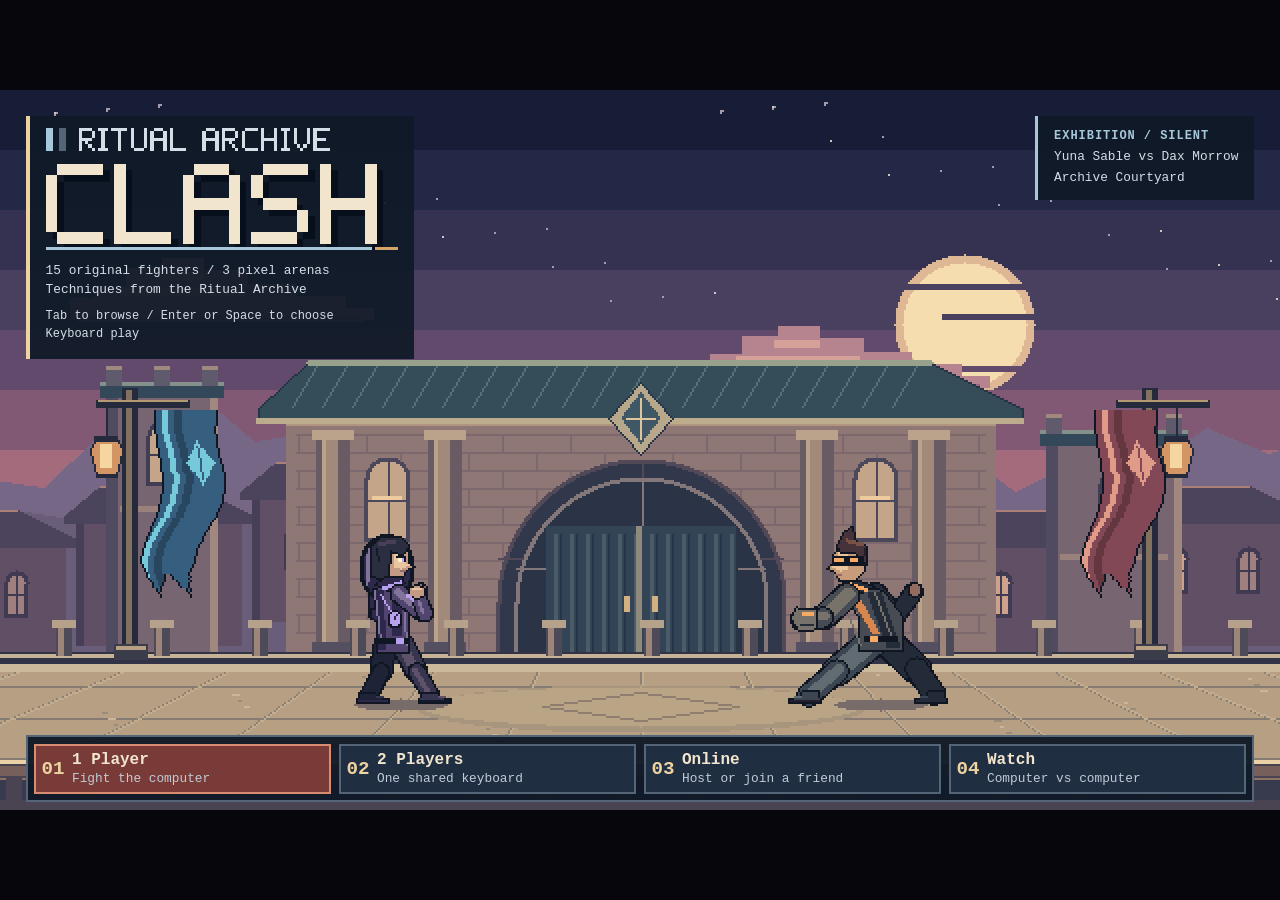
<file: index.html>
<!doctype html>
<html lang="en">
<head>
<meta charset="utf-8">
<meta name="viewport" content="width=device-width, initial-scale=1">
<title>Ritual Archive: Clash (demo)</title>
<style>
  html, body { margin: 0; height: 100%; background: #07060c; color: #eee; font-family: Consolas, "Courier New", monospace; overflow: hidden; }
  #wrap { position: absolute; inset: 0; display: flex; align-items: center; justify-content: center; }
  #stage { position: relative; width: min(100vw, 177.78vh); aspect-ratio: 16 / 9; }
  canvas { image-rendering: pixelated; width: 100%; height: 100%; display: block; background: #111; }
  .screen { position: absolute; inset: 0; display: none; flex-direction: column; align-items: center; justify-content: center; gap: 1.2vh; background: rgba(7, 6, 12, .9); padding: 2vh 3vw; box-sizing: border-box; overflow: auto; font-size: clamp(11px, 1.25vw, 16px); }
  h1 { font: 900 3.1em Consolas, "Courier New", monospace; margin: 0; letter-spacing: .01em; -webkit-text-stroke: .09em #1b1424; paint-order: stroke fill; text-shadow: 4px 4px 0 #111623; transform: none; }
  #title { background: transparent; justify-content: space-between; align-items: stretch; padding: 2% 2% .6%; gap: 1em; }
  .titleHeader { display: flex; align-items: flex-start; justify-content: space-between; gap: 2em; }
  .titleBrand { padding: .8em 1em; background: #101927ed; border-left: 4px solid #ecd3a0; }
  .titleBrand h1 { font-size: 1em; line-height: 0; }
  #titleLogo canvas { width: 22em; height: auto; max-width: 100%; background: transparent; }
  #title p { color: #d4dee7; font-weight: 400; line-height: 1.5; }
  .titleBrand p { margin-top: .65em; font-size: .8em; }
  .titleActions { margin-top: auto; }
  .titleModes { display: grid; grid-template-columns: repeat(4, minmax(0, 1fr)); gap: .5em; padding: .4em; background: #101927f5; border: 2px solid #536577; }
  #title .modeChoice { width: 100%; min-width: 0; display: grid; grid-template-columns: 1.5em 1fr; column-gap: .4em; text-align: left; margin: 0; padding: .35em; border: 2px solid #536577; box-shadow: none; background: #202e42; }
  #title .modeChoice:hover { background: #34495f; border-color: #a7c8da; }
  #title .modeChoice.go { background: #793b37; border-color: #d98d70; }
  #title .modeChoice.go:hover { background: #98483e; }
  .modeChoice .modeNumber { grid-row: 1 / 3; align-self: center; color: #ecd3a0; font-size: 1.2em; }
  .modeChoice b { color: #f1e5cd; font-size: 1em; }
  .modeChoice small { margin-top: .2em; color: #c1cbd7; font-size: .8em; font-weight: 400; line-height: 1.15; }
  .attractLabel { max-width: 40%; background: #101927ed; border-left: 3px solid #a7c8da; padding: .65em 1em; }
  .attractLabel strong { color: #a7c8da; font-size: .75em; letter-spacing: .08em; }
  #title .attractLabel p { font-size: .8em; }
  #title .titleHint { margin-top: .7em; font-size: .75em; }
  .srOnly { position: absolute; width: 1px; height: 1px; padding: 0; margin: -1px; overflow: hidden; clip-path: inset(50%); white-space: nowrap; }
  #select, #online { background: rgba(27, 20, 36, .82); } #select, #pause { justify-content: flex-start; }
  #pause .row { flex-wrap: wrap; justify-content: center; flex-shrink: 0; }
  #over h1 { font-size: clamp(18px, 3.5vw, 42px); max-width: 100%; overflow-wrap: anywhere; text-align: center; }
  #over p { max-width: 42em; text-align: center; line-height: 1.4; }
  #overScore { color: #ecd3a0; font-weight: 700; }
  h1 span { color: #ffe36b; }
  h2 { margin: 0 0 .4em; font-size: 1.1em; text-transform: uppercase; letter-spacing: .1em; color: #bbb; }
  h3 { margin: .7em 0 .3em; font-size: 1.15em; } h3 span { color: #bbb; font-weight: 500; font-size: .8em; margin-left: .6em; }
  p { margin: .2em 0; color: #bbb; }
  button { font: inherit; font-weight: 700; color: #fff; background: #2c2238; border: 4px solid #1b1424; border-radius: 0; padding: .7em 1.4em; cursor: pointer; min-width: 22em; box-shadow: 0 5px 0 #1b1424; }
  button:focus-visible { outline: 3px solid #ecd3a0; outline-offset: 3px; }
  button:active:not(:disabled) { transform: translateY(3px); box-shadow: 0 2px 0 #1b1424; }
  button:hover:not(:disabled) { background: #453660; }
  button.go { background: #ff4b4b; } button.go:hover:not(:disabled) { background: #ff6a5a; }
  button.small { min-width: 0; }
  .row { display: flex; gap: 1.5vw; align-items: flex-start; }
  .col { display: grid; grid-template-columns: repeat(3, 1fr); gap: .55em .5em; } .col h2 { grid-column: 1 / -1; }
  .fighter { min-width: 0; width: 10.5em; text-align: left; display: flex; flex-direction: column; padding: .35em .7em; font-size: .9em; }
  .fighter b { color: var(--ac); font-size: 1.1em; } .fighter span { font-weight: 500; color: #bbb; font-size: .85em; }
  .fighter.on { background: #453660; box-shadow: 0 5px 0 #1b1424, 0 0 0 3px var(--ac) inset; }
  .fighter:disabled { opacity: .75; cursor: default; }
  #stageChoices { display: flex; flex-wrap: wrap; justify-content: center; gap: .7em; }
  .stageChoice { min-width: 0; width: 18em; padding: .5em; display: flex; flex-direction: column; align-items: center; gap: .35em; font-size: .85em; }
  .stageChoice span { font-size: .75em; color: #bfc4ce; font-weight: 400; }
  .stageChoice canvas { width: 160px; height: 90px; max-width: 100%; }
  .stageChoice.on { background: #394758; border-color: #a5c6c1; }
  .stageChoice:disabled { cursor: default; opacity: .85; }
  .panel { background: #241c30; border: 4px solid #1b1424; border-radius: 0; padding: .6em 1.2em 1em; max-width: 62em; }
  table { border-collapse: collapse; } td { padding: .25em .7em .25em 0; vertical-align: top; color: #ccc; } td:nth-child(3) { white-space: nowrap; color: #999; }
  kbd { display: inline-block; min-width: 1.3em; text-align: center; background: #eee; color: #111; border-radius: 0; padding: 0 .35em; font: 800 .9em "Segoe UI", sans-serif; margin: 0 .5em 0 .15em; }
  .basics { line-height: 1.9; }
  input { font: inherit; font-weight: 800; letter-spacing: .3em; text-transform: uppercase; width: 6em; text-align: center; padding: .6em; border-radius: 0; border: 2px solid #3a3850; background: #0d0c14; color: #fff; }
  #netStatus { min-height: 1.5em; color: #ffd866; font-weight: 700; }
  /* Selection keeps the start action outside the scrolling reference material. */
  #select { padding: 1.5% 2%; gap: .65em; background: #101927f5; font-size: clamp(9px, 1vw, 14px); }
  .selectHeading { display: flex; flex-shrink: 0; width: 100%; align-items: center; justify-content: space-between; border-bottom: 2px solid #536577; padding-bottom: .6em; }
  .selectHeading h2 { color: #ecd3a0; margin: 0; font-size: 1.5em; }
  .selectBody { width: 100%; min-height: 0; overflow: auto; flex: 1; scrollbar-color: #68768a #101927; }
  .matchup { display: grid; grid-template-columns: 1fr 1fr; gap: 1.5em; }
  .roster { min-width: 0; display: grid; grid-template-columns: 28% 1fr; gap: .8em; }
  .selectedFighter { min-width: 0; margin: 0; padding: .6em; border: 2px solid #536577; background: #1b293b; text-align: center; }
  .selectedFighter canvas { width: 100%; height: auto; background: transparent; }
  .selectedFighter h3 { margin: .35em 0; font-size: 1.2em; color: var(--ac); }
  .selectedFighter p { font-size: .9em; line-height: 1.4; color: #c1cbd7; }
  .selectedFighter strong { display: block; font-size: .85em; color: #ecd3a0; margin-bottom: .4em; }
  #select .col { gap: .4em; align-content: start; min-width: 0; grid-template-columns: repeat(3, minmax(0, 1fr)); }
  #select .col h2 { margin: .2em 0; color: #a7c8da; }
  #select .fighter { width: 100%; padding: .35em; display: grid; grid-template-columns: 36px minmax(0, 1fr); grid-template-rows: max(36px, 2.3em) auto; align-items: start; gap: .35em .4em; border-width: 2px; box-shadow: none; font-size: .85em; background: #202e42; }
  #select .fighter canvas { width: 36px; height: 36px; grid-column: 1; grid-row: 1; }
  #select .fighter b { grid-column: 2; grid-row: 1; min-height: 2.3em; align-self: center; font-size: 1em; color: #e2e9ee; line-height: 1.15; overflow-wrap: anywhere; }
  #select .fighter span { grid-column: 1 / -1; grid-row: 2; min-width: 0; min-height: 2.3em; overflow-wrap: normal; word-break: normal; hyphens: none; font-size: .9em; color: var(--ac); line-height: 1.15; }
  #select .fighter.on { background: #34495f; border-color: var(--ac); box-shadow: inset 0 -3px var(--ac); }
  #select .fighter:hover:not(:disabled) { background: #34495f; }
  #select .fighter:disabled { opacity: 1; }
  #select .stagePanel { max-width: none; margin-top: .9em; padding: .6em; border: 2px solid #536577; background: #172334; }
  #stageChoices { flex-wrap: nowrap; gap: .6em; }
  #select .stageChoice { flex: 1; width: 0; flex-direction: row; text-align: left; padding: .4em; border-width: 2px; gap: .7em; font-size: .9em; box-shadow: none; }
  #select .stageChoice canvas { width: 80px; height: 45px; flex-shrink: 0; }
  #select .stageChoice b { display: block; color: #ecd3a0; }
  #select .stageChoice span { display: block; margin-top: .3em; font-size: .85em; }
  .quickControls { display: flex; flex-wrap: wrap; gap: .4em 1.5em; margin-top: .7em; padding: .6em; border-left: 3px solid #a7c8da; background: #1b293b; }
  .quickControls p { color: #e2e9ee; line-height: 1.5; }
  .selectReference { border-bottom: 1px solid #536577; margin-top: .5em; padding: .5em; }
  .selectReference summary { cursor: pointer; color: #a7c8da; font-weight: bold; }
  .selectReference summary:focus-visible { outline: 3px solid #ecd3a0; outline-offset: 3px; }
  .selectReference .panel { margin-top: .7em; max-width: none; overflow-x: auto; }
  .selectFooter { display: flex; flex-shrink: 0; align-items: center; gap: 1em; width: 100%; border-top: 2px solid #536577; padding-top: .6em; }
  .selectFooter p { flex: 1; color: #c1cbd7; }
  #select .selectFooter button { min-width: 8em; padding: .6em 1em; }
  #select .selectFooter .go { min-width: 14em; background: #bd453f; }
  @media (max-width: 900px) {
    #select .fighter { grid-template-columns: 20px 1fr; grid-template-rows: max(20px, 2.3em) auto; padding: .25em; }
    #select .fighter canvas { width: 20px; height: 20px; }
    #select .stageChoice canvas { width: 56px; height: 32px; }
    #select .stageChoice span { display: none; }
  }
  @media (max-width: 640px) {
    /* Menus can use portrait height without stretching the 16:9 fight canvas. */
    #stage[data-screen="title"], #stage[data-screen="select"] { width: 100%; height: 100%; aspect-ratio: auto; }
    #stage[data-screen="title"] > #cv, #stage[data-screen="select"] > #cv { position: absolute; top: 50%; height: auto; aspect-ratio: 16 / 9; transform: translateY(-50%); }
    #title { padding: 1.2em; }
    .titleHeader { display: block; }
    .titleBrand { margin-bottom: 1.2em; }
    #titleLogo canvas { width: 20em; }
    .titleModes { grid-template-columns: repeat(2, minmax(0, 1fr)); }
    .attractLabel { max-width: none; }
    #select { font-size: 11px; }
    .roster { grid-template-columns: 1fr; }
    .selectedFighter { display: none; }
    .matchup { grid-template-columns: 1fr; gap: .8em; }
    .selectHeading span { display: none; }
    #select .stageChoice { flex-direction: column; text-align: center; }
    #select .selectFooter .go { min-width: 9em; }
    #select .selectFooter p { font-size: .85em; }
  }
</style>
</head>
<body>
<div id="wrap"><div id="stage">
  <canvas id="cv" width="1280" height="720"></canvas>

  <div class="screen" id="title" aria-labelledby="gameTitle">
    <div class="titleHeader">
      <div class="titleBrand">
        <h1 id="gameTitle"><span class="srOnly">Ritual Archive: Clash</span><span id="titleLogo" aria-hidden="true"></span></h1>
        <p>15 original fighters / 3 pixel arenas<br>Techniques from the Ritual Archive</p>
        <p class="titleHint">Tab to browse / Enter or Space to choose<br>Keyboard play</p>
      </div>
      <div class="attractLabel"><strong>EXHIBITION / SILENT</strong><p id="attractNames"></p><p id="attractStage"></p></div>
    </div>
    <div class="titleActions">
      <nav class="titleModes" aria-label="Game modes">
        <h2 class="srOnly">Choose your match</h2>
        <button class="modeChoice go" id="modeAI" onclick="pickMode('ai')"><span class="modeNumber" aria-hidden="true">01</span><b>1 Player</b><small>Fight the computer</small></button>
        <button class="modeChoice" onclick="pickMode('local')"><span class="modeNumber" aria-hidden="true">02</span><b>2 Players</b><small>One shared keyboard</small></button>
        <button class="modeChoice" onclick="show('online')"><span class="modeNumber" aria-hidden="true">03</span><b>Online</b><small>Host or join a friend</small></button>
        <button class="modeChoice" onclick="pickMode('watch')"><span class="modeNumber" aria-hidden="true">04</span><b>Watch</b><small>Computer vs computer</small></button>
      </nav>
    </div>
  </div>

  <div class="screen" id="select">
    <header class="selectHeading"><h2>Choose your fighter</h2><span>15 FIGHTERS / 3 ARENAS / BEST OF THREE</span></header>
    <div class="selectBody">
      <div class="matchup">
        <section class="roster" aria-label="Left fighter"><figure class="selectedFighter" id="preview0"></figure><div class="col" id="col0" role="group" aria-label="Left fighter choices"></div></section>
        <section class="roster" aria-label="Right fighter"><figure class="selectedFighter" id="preview1"></figure><div class="col" id="col1" role="group" aria-label="Right fighter choices"></div></section>
      </div>
      <div class="stagePanel"><div id="stageChoices" role="group" aria-label="Stage selection"></div></div>
      <div id="quickControls" class="quickControls"></div>
      <details class="selectReference" id="moveReference"><summary>Fighter move lists</summary><div class="panel" id="detail"></div></details>
      <details class="selectReference"><summary>All controls &amp; combat rules</summary><div class="panel" id="selBasics"></div></details>
    </div>
    <footer class="selectFooter"><button class="small" onclick="toMenu()">Back</button><p id="selNote" role="status"></p><button class="go" id="start" onclick="startFight()">Fight</button></footer>
  </div>

  <div class="screen" id="online">
    <h2>Online</h2>
    <p>One of you hosts and reads out the room code; the other types it in. Both need this page open.</p>
    <button onclick="hostGame()">Host a room</button>
    <div class="row" style="align-items:center"><input id="code" maxlength="4" placeholder="CODE"><button class="small" onclick="joinGame()">Join</button></div>
    <p id="netStatus"></p>
    <button class="small" onclick="netClose();show('title')">Back</button>
  </div>

  <div class="screen" id="pause" role="region" aria-labelledby="pauseTitle" aria-describedby="pauseNote">
    <h2 id="pauseTitle">Paused: move list</h2>
    <p id="pauseNote"></p>
    <div class="row"><button id="resumeBtn" class="small go" onclick="togglePause()">Resume (Esc)</button><button class="small" onclick="toSelect()">Change fighters</button><button class="small" onclick="toMenu()">Main menu</button></div>
    <p>Tab chooses a button. Enter or Space activates it. Arrow keys scroll the list.</p>
    <div class="panel" id="pauseList"></div>
  </div>

  <div class="screen" id="over" style="background:rgba(7,6,12,.82)" role="region" aria-labelledby="overTitle">
    <h2>Match complete</h2>
    <h1 id="overTitle" tabindex="-1"></h1>
    <p id="overFighters"></p>
    <p id="overScore"></p>
    <p id="overNote"></p>
    <div class="row" id="overBtns"><button id="rematchBtn" class="small go" onclick="rematch()">Rematch</button><button class="small" onclick="toSelect()">Change fighters</button><button class="small" onclick="toMenu()">Main menu</button></div>
  </div>
</div></div>
<script src="src/sim.js?v=172"></script>
<script src="src/fighters.js?v=172"></script>
<script src="src/fighters2.js?v=172"></script>
<script src="src/pixel.js?v=172"></script>
<script src="src/pixel-stage.js?v=172"></script>
<script src="src/pixel-domain.js?v=172"></script>
<script src="src/pixel-world.js?v=172"></script>
<script src="src/pixel-hud.js?v=172"></script>
<script src="src/ai.js?v=172"></script>
<script src="src/render.js?v=172"></script>
<script src="src/main.js?v=172"></script>
<script src="src/desktop-feedback.js?v=172"></script>
<script src="src/desktop-animation.js?v=172"></script>
<script src="src/desktop-maximum.js?v=172"></script>
<script src="src/desktop-convergence.js?v=172"></script>
<script src="src/desktop-quake.js?v=172"></script>
<script src="src/desktop-ordinary.js?v=172"></script>
<script src="src/desktop-apshot.js?v=172"></script>
<script src="src/desktop-piercing.js?v=172"></script>
<script src="src/desktop-contract.js?v=172"></script>
<script src="src/desktop-blast.js?v=172"></script>
<script src="src/desktop-granite.js?v=172"></script>
<script src="src/desktop-red.js?v=172"></script>
<script src="src/desktop-blue.js?v=172"></script>
<script src="src/desktop-flame.js?v=172"></script>
<script src="src/desktop-grape.js?v=172"></script>
<script src="src/desktop-guided.js?v=172"></script>
<script src="src/desktop-applause.js?v=172"></script>
<script src="src/desktop-nail.js?v=172"></script>
<script src="src/desktop-paper.js?v=172"></script>
<script src="src/desktop-gum.js?v=172"></script>
<script src="src/desktop-stone.js?v=172"></script>
<script src="src/desktop-thunder.js?v=172"></script>
<script src="src/desktop-quake-ready.js?v=172"></script>
<script src="src/desktop-granite-ready.js?v=172"></script>
<script src="src/desktop-red-ready.js?v=172"></script>
<script src="src/desktop-blue-ready.js?v=172"></script>
</body>
</html>
</file>
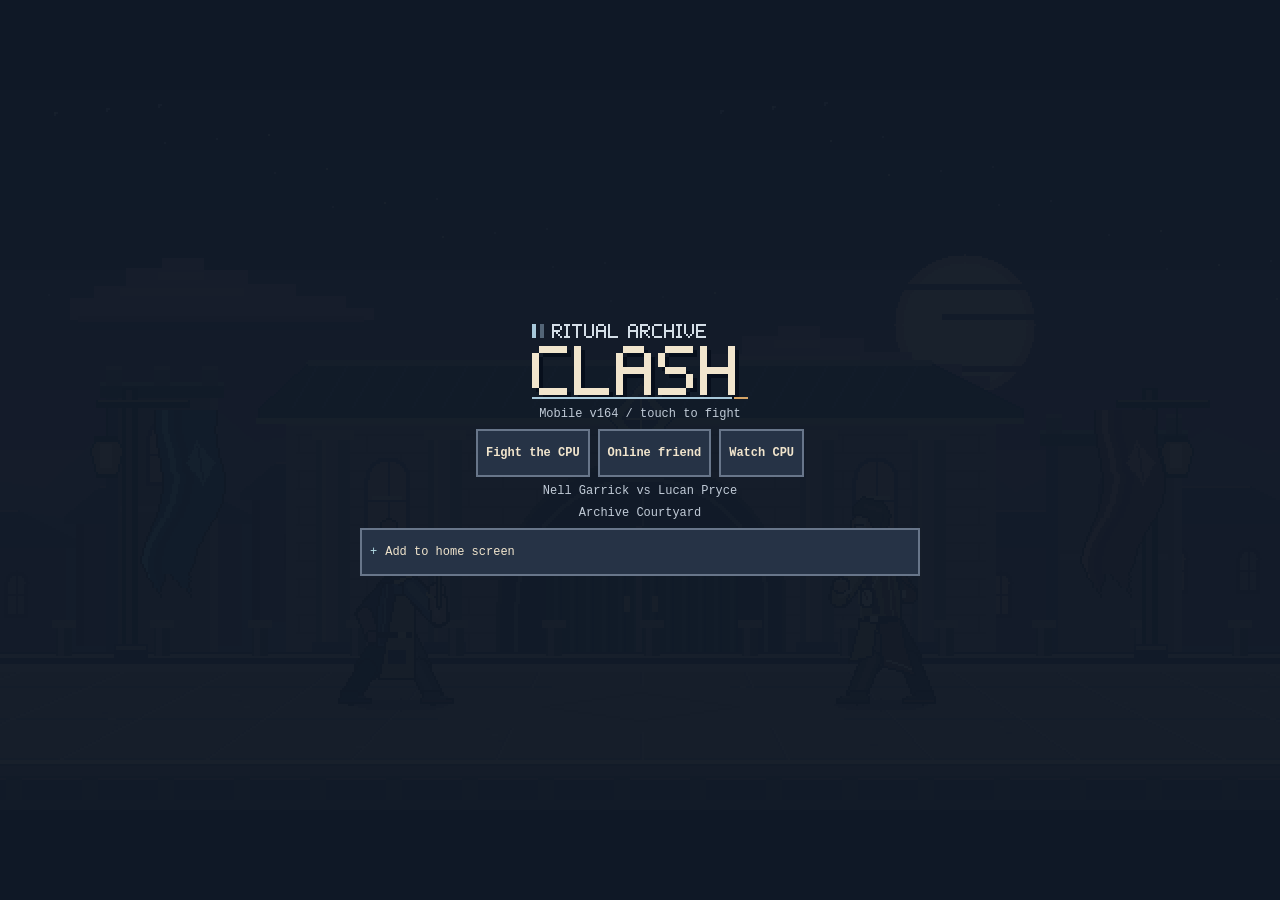
<file: mobile/index.html>
<!doctype html>
<html lang="en">
<head>
<meta charset="utf-8">
<meta name="viewport" content="width=device-width, initial-scale=1, maximum-scale=1, user-scalable=no, viewport-fit=cover">
<meta name="theme-color" content="#070f1c">
<meta name="mobile-web-app-capable" content="yes">
<meta name="apple-mobile-web-app-capable" content="yes">
<meta name="apple-mobile-web-app-title" content="Clash Mobile">
<title>Ritual Archive: Clash — Mobile</title>
<link rel="manifest" href="manifest.webmanifest?v=167">
<link rel="icon" type="image/png" sizes="32x32" href="icons/clash-32.png?v=167">
<link rel="apple-touch-icon" sizes="180x180" href="icons/clash-180.png?v=167">
<link rel="stylesheet" href="mobile.css?v=167">
</head>
<body>
<main id="stage">
  <canvas id="cv" width="1280" height="720" aria-label="Clash arena"></canvas>
  <section class="screen" id="title">
    <div id="titleLogo" aria-label="Ritual Archive: Clash"></div>
    <p id="mobileBuild">Mobile v164 / touch to fight</p>
    <nav class="row"><button id="cpuMode" onclick="pickMode('ai')">Fight the CPU</button><button id="onlineMode" onclick="show('online')">Online friend</button><button id="watchMode" onclick="pickMode('watch')">Watch CPU</button></nav>
    <p id="attractNames"></p><p id="attractStage"></p>
    <details id="installHelp">
      <summary>Add to home screen</summary>
      <p>iPhone / iPad: in Safari, open Share, then Add to Home Screen. Turn on Open as Web App if offered.</p>
      <p>Android: open the browser menu, then Install app or Add to Home screen.</p>
      <p>Open Clash Mobile from its icon, then turn your phone sideways. Internet is required to open the game and play online.</p>
    </details>
  </section>
  <section class="screen" id="select">
    <header><h2>Choose your fighters</h2></header>
    <nav id="selectTabs" aria-label="Selection pages">
      <button id="selectTab0" onclick="mobileSelectTab(0)" aria-controls="selectPanel0"></button>
      <button id="selectTab1" onclick="mobileSelectTab(1)" aria-controls="selectPanel1"></button>
      <button id="selectTab2" onclick="mobileSelectTab(2)" aria-controls="selectPanel2"></button>
    </nav>
    <div class="selectBody" id="selectionScroll">
      <section id="selectPanel0" class="selectPanel"><figure id="preview0"></figure><div id="col0" class="col"></div></section>
      <section id="selectPanel1" class="selectPanel" hidden><figure id="preview1"></figure><div id="col1" class="col"></div></section>
      <section id="selectPanel2" class="selectPanel" hidden>
        <div id="stageChoices" class="row"></div><div id="quickControls"></div>
        <details id="selectionMoves"><summary>Fighter move lists</summary><div id="detail"></div></details>
        <details id="selectionRules"><summary>Controls and rules</summary><div id="selBasics"></div></details>
      </section>
    </div>
    <footer class="row"><button id="selectBack" onclick="toMenu()">Back</button><p id="selNote" role="status"></p><button id="start" onclick="startFight()">Fight</button></footer>
  </section>
  <section class="screen" id="online">
    <h2>Online friend</h2><p>Host a room or enter your friend's four-letter code. Both players need an internet connection.</p>
    <div class="row"><button id="hostRoom" onclick="hostGame()">Host a room</button><input id="code" maxlength="4" placeholder="CODE" aria-label="Room code" autocapitalize="characters" autocorrect="off" autocomplete="off" spellcheck="false" enterkeyhint="go"><button id="joinRoom" onclick="joinGame()">Join</button></div>
    <p id="netStatus" role="status"></p><button id="onlineBack" onclick="netClose();show('title')">Back</button>
  </section>
  <section class="screen" id="pause" aria-labelledby="pauseTitle">
    <h2 id="pauseTitle"></h2><p id="pauseNote"></p>
    <div class="row"><button id="resumeBtn" onclick="togglePause()">Resume</button><button id="pauseSelect" onclick="toSelect()">Change fighters</button><button id="pauseMenu" onclick="toMenu()">Main menu</button></div>
    <div id="pauseList" class="selectBody"></div>
  </section>
  <section class="screen" id="over" aria-labelledby="overTitle">
    <h2>Match complete</h2><h1 id="overTitle" tabindex="-1"></h1><p id="overFighters"></p><p id="overScore"></p><p id="overNote"></p>
    <div id="overBtns" class="row"><button id="rematchBtn" onclick="rematch()">Rematch</button><button id="overSelect" onclick="toSelect()">Change fighters</button><button id="overMenu" onclick="toMenu()">Main menu</button></div>
  </section>
  <div id="touchControls" aria-label="Fight controls">
    <button data-input="U" aria-label="Jump">JUMP</button><button data-input="L" aria-label="Move left">LEFT</button><button data-input="G" aria-label="Hold guard">GUARD</button><button data-input="R" aria-label="Move right">RIGHT</button>
    <button data-input="P">PUNCH</button><button data-input="K">KICK</button><button data-input="DOM" id="domainButton">DOMAIN</button>
    <button data-input="A1">1 ART</button><button data-input="A2">2 ART</button><button data-input="A3">3 ART</button>
    <button id="touchPause" onclick="togglePause()">MOVES</button><button id="touchMute" onclick="setMute(!AUDIO.mute)" aria-label="Mute sound" aria-pressed="false">MUTE</button>
  </div>
</main>
<aside id="rotate" role="status"><h1>Turn your phone sideways</h1><p>Clash Mobile plays in landscape.</p><p id="rotateNote"></p></aside>
<div id="safeArea" aria-hidden="true"></div>
<aside id="mobileError" role="alert" hidden><strong>Clash Mobile error (v164)</strong><pre id="mobileErrorText"></pre></aside>
<script src="diagnostics.js?v=167"></script>
<script src="../src/sim.js?v=167"></script>
<script src="../src/fighters.js?v=167"></script>
<script src="../src/fighters2.js?v=167"></script>
<script src="../src/pixel.js?v=167"></script>
<script src="raster.js?v=167"></script>
<script src="../src/pixel-stage.js?v=167"></script>
<script src="../src/pixel-domain.js?v=167"></script>
<script src="../src/pixel-world.js?v=167"></script>
<script src="present.js?v=167"></script>
<script src="../src/pixel-hud.js?v=167"></script>
<script src="../src/ai.js?v=167"></script>
<script src="../src/render.js?v=167"></script>
<script src="../src/main.js?v=167"></script>
<script src="../src/desktop-animation.js?v=167"></script>
<script src="../src/desktop-maximum.js?v=167"></script>
<script src="../src/desktop-convergence.js?v=167"></script>
<script src="../src/desktop-quake.js?v=167"></script>
<script src="../src/desktop-ordinary.js?v=167"></script>
<script src="../src/desktop-apshot.js?v=167"></script>
<script src="../src/desktop-piercing.js?v=167"></script>
<script src="../src/desktop-contract.js?v=167"></script>
<script src="../src/desktop-blast.js?v=167"></script>
<script src="../src/desktop-granite.js?v=167"></script>
<script src="../src/desktop-red.js?v=167"></script>
<script src="../src/desktop-blue.js?v=167"></script>
<script src="../src/desktop-flame.js?v=167"></script>
<script src="../src/desktop-grape.js?v=167"></script>
<script src="../src/desktop-guided.js?v=167"></script>
<script src="../src/desktop-applause.js?v=167"></script>
<script src="../src/desktop-nail.js?v=167"></script>
<script src="../src/desktop-paper.js?v=167"></script>
<script src="../src/desktop-gum.js?v=167"></script>
<script src="../src/desktop-stone.js?v=167"></script>
<script src="touch.js?v=167"></script>
</body>
</html>
</file>
<file: mobile/mobile.css>
:root { color-scheme: dark; font: 12px Consolas, "Courier New", monospace; background: #070f1c; color: #f1e5cd; }
* { box-sizing: border-box; -webkit-tap-highlight-color: transparent; }
html, body { margin: 0; width: 100%; height: 100%; overflow: hidden; overscroll-behavior: none; }
body { touch-action: none; user-select: none; -webkit-user-select: none; -webkit-touch-callout: none; }
#stage { position: fixed; inset: 0; }
canvas { image-rendering: pixelated; display: block; }
#cv { position: absolute; }
button, input, summary { font: inherit; min-height: 48px; border: 2px solid #68768a; border-radius: 0; color: #f1e5cd; background: #263346; padding: 8px; }
button { min-width: 48px; font-weight: bold; cursor: pointer; touch-action: manipulation; }
button:focus-visible, summary:focus-visible, input:focus { outline: 2px solid #ecd3a0; outline-offset: 2px; }
button:active, button.on, button[aria-pressed="true"] { background: #34495f; border-color: #b5dce5; }
button:disabled { opacity: .65; }
input { width: 90px; font-size: 16px; user-select: text; -webkit-user-select: text; touch-action: manipulation; }
.screen { position: absolute; inset: env(safe-area-inset-top, 0px) env(safe-area-inset-right, 0px) env(safe-area-inset-bottom, 0px) env(safe-area-inset-left, 0px); z-index: 2; background: #101927f5; display: none; flex-direction: column; align-items: stretch; gap: 8px; padding: 10px; overflow: hidden; touch-action: pan-y; }
#title, #online, #over { align-items: center; text-align: center; overflow-y: auto; }
#title > *, #online > *, #over > * { flex-shrink: 0; max-width: 100%; }
#title > :first-child, #online > :first-child, #over > :first-child { margin-top: auto; }
#title > :last-child, #online > :last-child, #over > :last-child { margin-bottom: auto; }
#title .row, #online .row, #over .row { justify-content: center; }
#title { gap: 6px; }
#titleLogo canvas { width: 216px; height: 76px; }
h1, h2, h3, p, figure { margin: 0; } h1 { font-size: 22px; } h2 { font-size: 16px; } p { line-height: 1.4; color: #c1cbd7; }
.row { display: flex; gap: 8px; align-items: center; flex-wrap: wrap; flex-shrink: 0; }
.selectBody { min-height: 0; overflow: auto; flex: 1; touch-action: pan-y; overscroll-behavior: contain; }
#select header { flex-shrink: 0; }
#selectTabs { display: grid; grid-template-columns: repeat(3, minmax(0, 1fr)); gap: 6px; flex-shrink: 0; }
#selectTabs button { min-width: 0; padding: 4px; line-height: 16px; white-space: pre-line; overflow-wrap: anywhere; }
.selectPanel[hidden], button[hidden] { display: none !important; }
.col { display: grid; grid-template-columns: repeat(5, minmax(0, 1fr)); gap: 6px; }
.col h2 { display: none; }
.fighter { min-width: 0; min-height: 60px; text-align: left; display: flex; flex-direction: column; justify-content: center; gap: 3px; border-color: var(--ac); padding: 5px; overflow-wrap: anywhere; }
.fighter b { color: var(--ac); } .fighter span { font-size: 10px; font-weight: normal; } .fighter canvas { display: none; }
.fighter.on { box-shadow: inset 0 -3px var(--ac); }
#preview0, #preview1, #quickControls { display: none; }
#stageChoices { margin: 0 0 8px; flex-wrap: nowrap; } .stageChoice { flex: 1; min-width: 0; } .stageChoice canvas, .stageChoice span { display: none; }
footer p { flex: 1; } #start, #rematchBtn { background: #793b37; border-color: #d98d70; min-width: 96px; }
details { margin: 8px 0; } summary { display: flex; align-items: center; cursor: pointer; }
#installHelp { width: 100%; max-width: 560px; margin: 0; text-align: left; }
#installHelp p { margin: 8px 0; }
summary::before { content: "+"; margin-right: 8px; color: #b5dce5; } details[open] > summary::before { content: "-"; }
.moveList { margin: 12px 0; overflow-wrap: anywhere; }
.moveList h3 { margin-bottom: 4px; }
.moveEntry { padding: 10px 0; border-bottom: 1px solid #536577; }
.moveHeading { display: flex; justify-content: space-between; gap: 8px; margin-bottom: 4px; }
.moveHeading span { flex-shrink: 0; color: #b5dce5; }
.mobileRules p + p { margin-top: 8px; }
#pause > h2, #pause > p, #pause > .row { flex-shrink: 0; }
#pause > .row { display: grid; grid-template-columns: repeat(3, minmax(0, 1fr)); gap: 6px; }
#pauseList { padding-right: 4px; }
@media (max-width: 599px) { .col { grid-template-columns: repeat(3, minmax(0, 1fr)); } }
#touchControls { display: none; } #stage[data-screen="none"] #touchControls { display: block; }
#touchControls button { position: absolute; padding: 3px 2px 5px; font-size: 11px; touch-action: none; background: rgb(38 51 70 / .4); border-color: rgb(104 118 138 / .6); }
#touchControls #touchPause, #touchControls #touchMute { min-width: 52px; max-width: 52px; min-height: 48px; max-height: 48px; white-space: nowrap; }
#touchControls button[data-ready] { display: flex; flex-direction: column; align-items: center; justify-content: center; gap: 1px; font-size: 10px; line-height: 11px; }
#touchControls .art-name { width: 100%; min-height: 22px; display: flex; align-items: center; justify-content: center; overflow-wrap: anywhere; text-transform: uppercase; }
#touchControls .art-detail { color: #b5dce5; font-size: 9px; }
#touchControls .art-status { color: #f1ad91; font-size: 9px; }
#touchControls button[data-ready="true"] { border-color: #b5dce5; }
#touchControls button[data-ready="true"] .art-status { color: #c3e4b7; }
#touchControls button[data-ready]::after { content: ""; position: absolute; left: 2px; right: 2px; bottom: 1px; height: 3px; background: linear-gradient(to right, #b5dce5 var(--fill), #070f1c var(--fill)); }
#touchControls [data-input="DOM"] { color: #ecd3a0; border-color: #d5a567; }
#touchControls button.held, #touchControls button:not([data-input]):active, #touchControls button[data-pressed="true"] { background: rgb(52 73 95 / .95); border-color: #f1e5cd; }
#touchControls button[data-denied="true"] { background: rgb(96 51 70 / .9); border-color: #f1ad91; box-shadow: inset 0 4px #bd6472, inset 0 -4px #bd6472; }
#touchControls [data-input="G"] { display: flex; flex-direction: column; align-items: center; justify-content: center; gap: 3px; }
#touchControls .guard-status { font-size: 9px; line-height: 11px; color: #b5dce5; }
#touchControls button[data-guard-active="true"] { border-color: #b5dce5; }
#touchControls button[data-guard-active="true"] .guard-status { color: #c3e4b7; }
#touchControls button[data-guard-locked="true"] { background: rgb(68 54 39 / .85); border-color: #d5a567; box-shadow: inset 0 4px #9b7447, inset 0 -4px #9b7447; }
#touchControls button[data-guard-locked="true"] .guard-status { color: #ecd3a0; }
#rotate { display: none; position: fixed; inset: 0; z-index: 10; padding: 24px; background: #101927; align-items: center; justify-content: center; flex-direction: column; gap: 16px; text-align: center; }
#safeArea { position: fixed; visibility: hidden; pointer-events: none; padding: env(safe-area-inset-top, 0px) env(safe-area-inset-right, 0px) env(safe-area-inset-bottom, 0px) env(safe-area-inset-left, 0px); }
@media (orientation: portrait) { #rotate { display: flex; } }
#mobileError { position: fixed; z-index: 100; top: max(8px, env(safe-area-inset-top, 0px)); left: max(8px, env(safe-area-inset-left, 0px)); right: max(8px, env(safe-area-inset-right, 0px)); max-height: 65vh; overflow: auto; padding: 10px; border: 2px solid #f1ad91; background: #111623; color: #fff0ca; text-align: left; font: 12px/1.4 monospace; }
#mobileError[hidden] { display: none; }
#mobileError pre { margin: 6px 0 0; white-space: pre-wrap; overflow-wrap: anywhere; font: inherit; }
</file>
